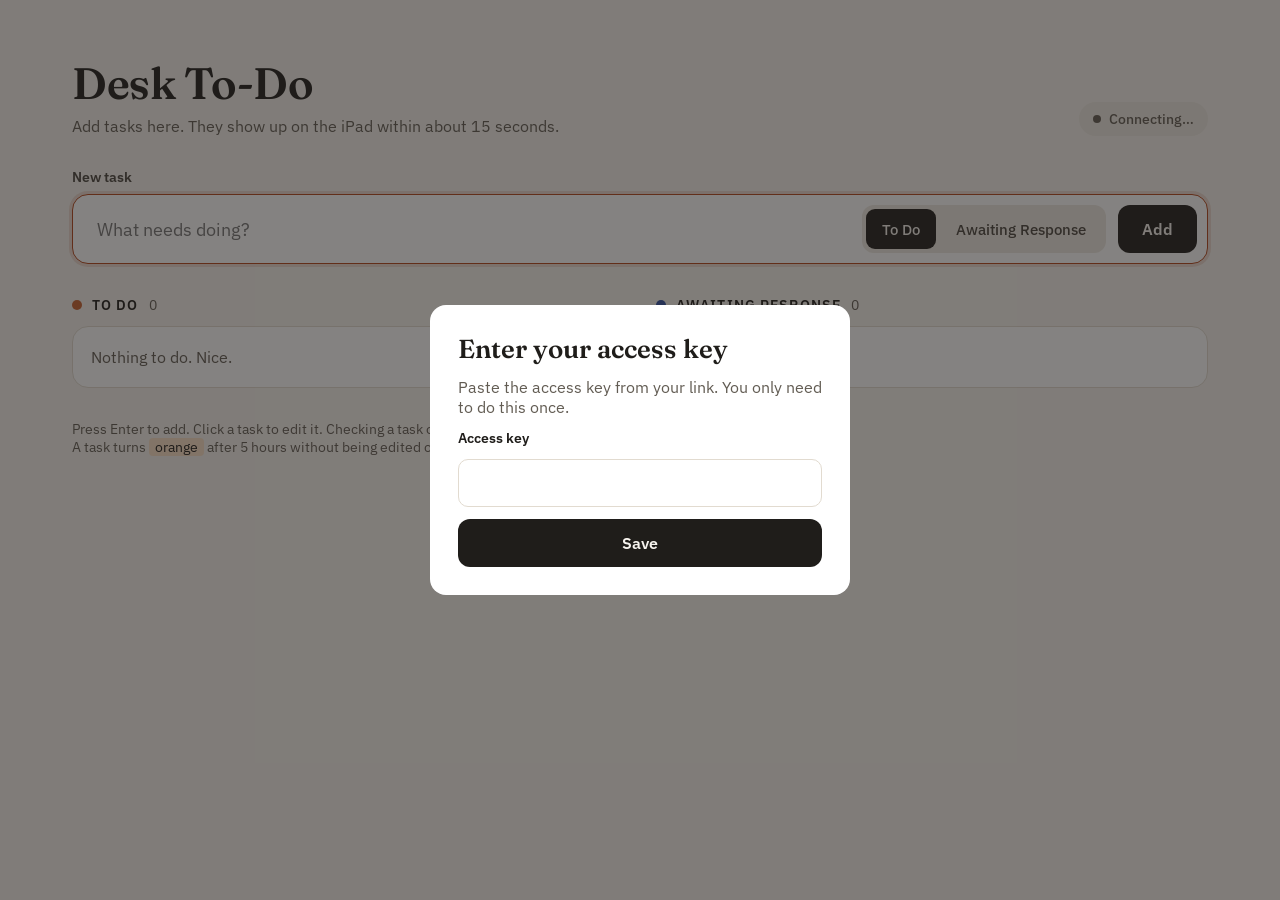
<file: index.html>
<!doctype html>
<html lang="en">
<head>
<meta charset="utf-8">
<meta name="viewport" content="width=device-width, initial-scale=1">
<title>Desk To-Do</title>
<link rel="icon" type="image/png" href="icon.png">
<link rel="stylesheet" href="celebrate.css">
<link rel="preconnect" href="https://fonts.gstatic.com" crossorigin>
<link rel="stylesheet" href="https://fonts.googleapis.com/css2?family=Fraunces:opsz,wght@9..144,500;9..144,600&amp;family=IBM+Plex+Sans:wght@400;500;600&amp;display=swap">
<style>
  :root {
    --bg: #F6F3EE; --card: #FFFFFF; --ink: #1F1D1A; --muted: #625C53; --line: #E2DBD0; --soft: #EFEAE2;
    --todo: #C8612F; --waiting: #2F4F9E; --ok-bg: #E6EFE7; --ok-ink: #2A5535; --ok-dot: #3C7A4B;
    --warn-bg: #F8E4DA; --warn-ink: #8A3412; --focus: #B4461A;
  }
  * { box-sizing: border-box; }
  [hidden] { display: none !important; }
  body { margin: 0; background: var(--bg); color: var(--ink); font-family: "IBM Plex Sans", system-ui, sans-serif; }
  button, input { font: inherit; color: inherit; }
  button { cursor: pointer; }
  button:focus-visible, input:focus-visible { outline: 3px solid var(--focus); outline-offset: 2px; }

  main { max-width: 1280px; margin: 0 auto; padding: 56px 72px; display: flex; flex-direction: column; gap: 32px; min-height: 100vh; }
  header { display: flex; align-items: flex-end; justify-content: space-between; gap: 16px; flex-wrap: wrap; }
  h1 { margin: 0 0 6px; font-family: "Fraunces", Georgia, serif; font-size: 44px; font-weight: 600; letter-spacing: -0.01em; }
  .lede { margin: 0; font-size: 16px; color: var(--muted); }
  .who { margin: 0 0 4px; font-size: 16px; font-weight: 600; }
  .who a { color: var(--focus); }
  .status { display: flex; align-items: center; gap: 8px; padding: 8px 14px; border-radius: 999px; font-size: 14px; font-weight: 500; background: var(--ok-bg); color: var(--ok-ink); }
  .status .dot { width: 8px; height: 8px; border-radius: 50%; background: var(--ok-dot); }
  .status.saving { background: var(--soft); color: var(--muted); }
  .status.saving .dot { background: var(--muted); }
  .status.error { background: var(--warn-bg); color: var(--warn-ink); }
  .status.error .dot { background: var(--warn-ink); }

  .add { display: flex; flex-direction: column; gap: 8px; }
  .add label { font-size: 14px; font-weight: 600; color: #4A453E; }
  .add-bar { display: flex; align-items: center; gap: 12px; padding: 10px; background: var(--card); border: 1px solid var(--line); border-radius: 16px; flex-wrap: wrap; }
  .add-bar:focus-within { border-color: var(--focus); box-shadow: 0 0 0 3px rgba(180, 70, 26, 0.15); }
  .add-bar input:focus-visible { outline: 0; }
  .add-bar input { flex: 1 1 240px; height: 48px; padding: 0 14px; border: 0; background: transparent; font-size: 18px; }
  .seg { display: flex; padding: 4px; gap: 4px; background: var(--soft); border-radius: 12px; }
  .seg button { height: 40px; padding: 0 16px; border: 0; border-radius: 9px; background: transparent; color: #4A453E; font-size: 15px; font-weight: 500; }
  .seg button[aria-pressed="true"] { background: var(--ink); color: var(--bg); }
  .primary { height: 48px; padding: 0 24px; border: 0; border-radius: 12px; background: var(--ink); color: var(--bg); font-size: 16px; font-weight: 600; }
  .primary:disabled { opacity: 0.4; cursor: not-allowed; }

  .columns { display: grid; grid-template-columns: repeat(2, minmax(0, 1fr)); gap: 32px; }
  .col-head { display: flex; align-items: center; gap: 10px; margin-bottom: 12px; }
  .col-head .swatch { width: 10px; height: 10px; border-radius: 50%; }
  .col-head h2 { margin: 0; font-size: 14px; font-weight: 600; letter-spacing: 0.08em; text-transform: uppercase; }
  .col-head .count { font-size: 14px; color: var(--muted); }
  .list { list-style: none; margin: 0; padding: 0; position: relative; background: var(--card); border: 1px solid var(--line); border-radius: 16px; overflow: hidden; }
  .task { display: flex; align-items: center; gap: 14px; min-height: 60px; padding: 8px 12px 8px 18px; border-bottom: 1px solid var(--soft); }
  .task:last-child { border-bottom: 0; }
  .check { flex-shrink: 0; width: 26px; height: 26px; padding: 0; border: 2px solid var(--col); border-radius: 50%; background: transparent; }
  .check:hover { background: var(--soft); }
  .text { flex: 1; min-width: 0; padding: 6px 8px; margin-left: -8px; border: 0; border-radius: 8px; background: transparent; font-size: 17px; text-align: left; overflow-wrap: anywhere; }
  .text:hover { background: var(--soft); }
  .edit { flex: 1; min-width: 0; height: 40px; padding: 0 8px; margin-left: -8px; border: 1px solid var(--line); border-radius: 8px; font-size: 17px; }
  .move { flex-shrink: 0; height: 36px; padding: 0 12px; border: 0; border-radius: 8px; background: transparent; color: var(--muted); font-size: 14px; white-space: nowrap; }
  .move:hover { background: var(--soft); color: var(--ink); }
  .age { flex-shrink: 0; font-size: 13px; font-weight: 600; font-variant-numeric: tabular-nums; }
  .age:empty { display: none; }
  .task.age-warn { background: #FCE1C6; }
  .task.age-warn .age { color: #8A3B0A; }
  .task.age-alert { background: #F3C0BA; }
  .task.age-alert .age { color: #8E1B18; }
  .task.age-warn .move, .task.age-alert .move { color: #4A453E; }
  .task.age-warn .move:hover, .task.age-alert .move:hover, .task.age-warn .text:hover, .task.age-alert .text:hover { background: rgba(255, 255, 255, 0.5); }
  .key-warn, .key-alert { padding: 0 6px; border-radius: 4px; color: var(--ink); }
  .key-warn { background: #FCE1C6; }
  .key-alert { background: #F3C0BA; }
  .task.checked .check { background: var(--col); }
  .task.checked .text { text-decoration: line-through; color: var(--muted); }
  .task.pending button { pointer-events: none; opacity: 0.5; }
  .empty { padding: 20px 18px; font-size: 16px; color: var(--muted); }
  .foot { margin: 0; font-size: 14px; color: var(--muted); }

  .gate { position: fixed; inset: 0; display: flex; align-items: center; justify-content: center; padding: 24px; background: rgba(31, 29, 26, 0.55); }
  .gate form { width: 100%; max-width: 420px; padding: 28px; background: var(--card); border-radius: 16px; display: flex; flex-direction: column; gap: 12px; }
  .gate h2 { margin: 0; font-family: "Fraunces", Georgia, serif; font-size: 26px; font-weight: 600; }
  .gate p { margin: 0; color: var(--muted); }
  .gate label { font-size: 14px; font-weight: 600; }
  .gate input { height: 48px; padding: 0 14px; border: 1px solid var(--line); border-radius: 10px; font-size: 17px; }

  @media (max-width: 800px) {
    main { padding: 32px 20px; }
    .columns { grid-template-columns: minmax(0, 1fr); }
  }
</style>
</head>
<body>
<main>
  <header>
    <div>
      <h1>Desk To-Do</h1>
      <p class="who" id="who" hidden></p>
      <p class="lede">Add tasks here. They show up on the iPad within about 15 seconds.</p>
    </div>
    <div id="status" class="status saving" role="status"><span class="dot"></span><span id="status-text">Connecting…</span></div>
  </header>

  <div class="add">
    <label for="new-task">New task</label>
    <div class="add-bar">
      <input id="new-task" type="text" placeholder="What needs doing?" maxlength="140" autocomplete="off">
      <div class="seg" role="group" aria-label="Add to column">
        <button type="button" data-col="todo" aria-pressed="true">To Do</button>
        <button type="button" data-col="waiting" aria-pressed="false">Awaiting Response</button>
      </div>
      <button id="add" type="button" class="primary">Add</button>
    </div>
  </div>

  <div class="columns">
    <section style="--col: var(--todo)">
      <div class="col-head"><span class="swatch" style="background: var(--todo)"></span><h2>To Do</h2><span class="count" id="count-todo">0</span></div>
      <ul class="list" id="list-todo"></ul>
    </section>
    <section style="--col: var(--waiting)">
      <div class="col-head"><span class="swatch" style="background: var(--waiting)"></span><h2>Awaiting Response</h2><span class="count" id="count-waiting">0</span></div>
      <ul class="list" id="list-waiting"></ul>
    </section>
  </div>

  <p class="foot">Press Enter to add. Click a task to edit it. Checking a task off removes it from both screens. <span id="slots">0</span> of <span id="max">15</span> slots used.<br>A task turns <span class="key-warn">orange</span> after 5 hours without being edited or moved, and <span class="key-alert">red</span> after 26.</p>
</main>

<div id="key-gate" class="gate" hidden>
  <form id="key-form">
    <h2>Enter your access key</h2>
    <p id="key-message"></p>
    <label for="key-input">Access key</label>
    <input id="key-input" type="password" autocomplete="off" autocapitalize="off" spellcheck="false">
    <button type="submit" class="primary">Save</button>
  </form>
</div>

<script src="common.js"></script>
<script src="celebrate.js"></script>
<script src="computer.js"></script>
</body>
</html>
</file>
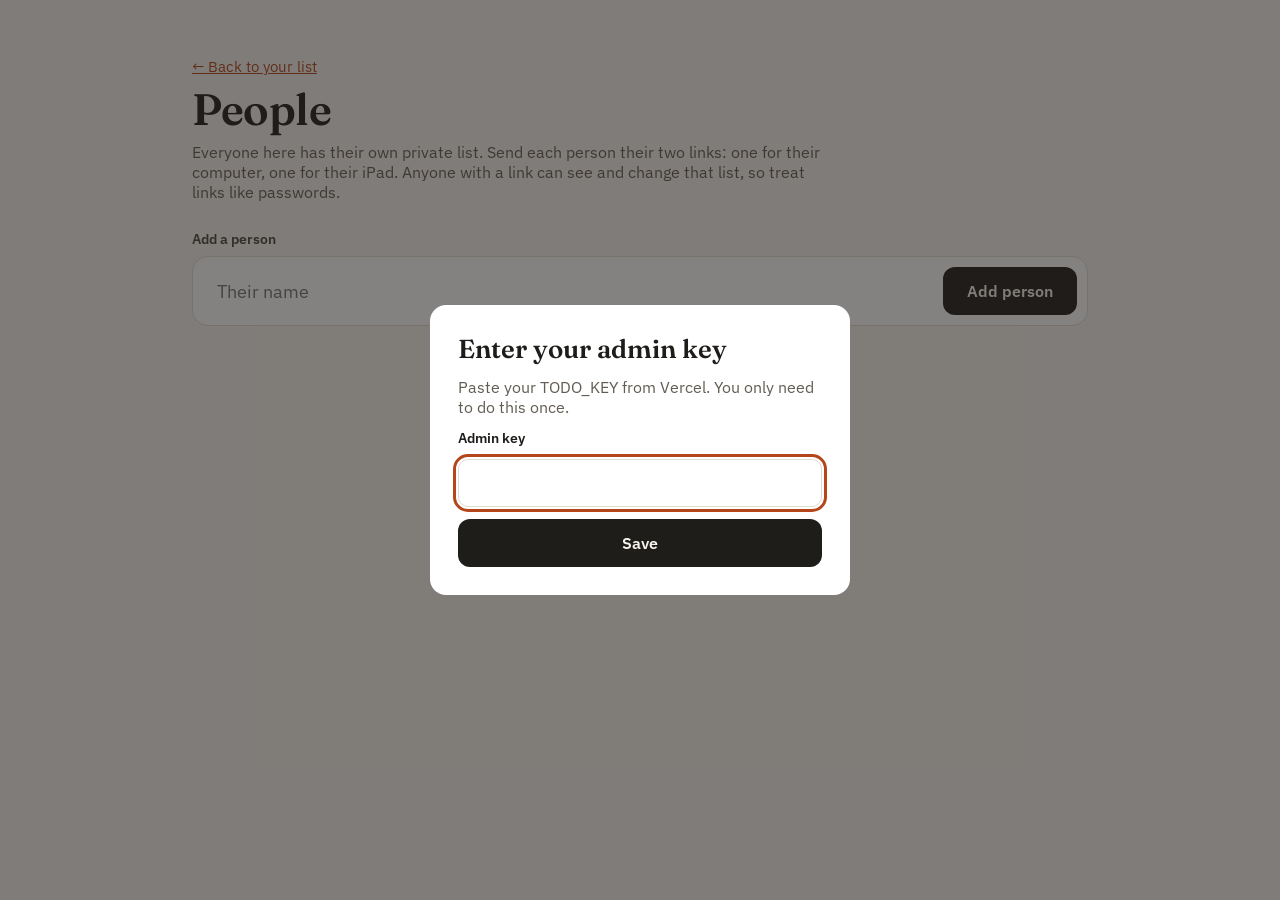
<file: admin.html>
<!doctype html>
<html lang="en">
<head>
<meta charset="utf-8">
<meta name="viewport" content="width=device-width, initial-scale=1">
<title>Desk To-Do · People</title>
<link rel="icon" type="image/png" href="icon.png">
<link rel="preconnect" href="https://fonts.gstatic.com" crossorigin>
<link rel="stylesheet" href="https://fonts.googleapis.com/css2?family=Fraunces:opsz,wght@9..144,500;9..144,600&amp;family=IBM+Plex+Sans:wght@400;500;600&amp;display=swap">
<style>
  :root {
    --bg: #F6F3EE; --card: #FFFFFF; --ink: #1F1D1A; --muted: #625C53; --line: #E2DBD0; --soft: #EFEAE2;
    --focus: #B4461A; --ok-bg: #E6EFE7; --ok-ink: #2A5535; --warn-bg: #F8E4DA; --warn-ink: #8A3412;
  }
  * { box-sizing: border-box; }
  [hidden] { display: none !important; }
  body { margin: 0; background: var(--bg); color: var(--ink); font-family: "IBM Plex Sans", system-ui, sans-serif; }
  button, input { font: inherit; color: inherit; }
  button { cursor: pointer; }
  button:focus-visible, input:focus-visible, a:focus-visible { outline: 3px solid var(--focus); outline-offset: 2px; }
  a { color: var(--focus); }

  main { max-width: 960px; margin: 0 auto; padding: 56px 32px; display: flex; flex-direction: column; gap: 28px; }
  .back { font-size: 15px; }
  h1 { margin: 6px 0 6px; font-family: "Fraunces", Georgia, serif; font-size: 44px; font-weight: 600; letter-spacing: -0.01em; }
  .lede { margin: 0; color: var(--muted); font-size: 16px; max-width: 640px; }

  .add { display: flex; flex-direction: column; gap: 8px; }
  .add label { font-size: 14px; font-weight: 600; color: #4A453E; }
  .add-bar { display: flex; gap: 12px; padding: 10px; background: var(--card); border: 1px solid var(--line); border-radius: 16px; }
  .add-bar:focus-within { border-color: var(--focus); box-shadow: 0 0 0 3px rgba(180, 70, 26, 0.15); }
  .add-bar input { flex: 1; min-width: 0; height: 48px; padding: 0 14px; border: 0; background: transparent; font-size: 18px; }
  .add-bar input:focus-visible { outline: 0; }
  .primary { height: 48px; padding: 0 24px; border: 0; border-radius: 12px; background: var(--ink); color: var(--bg); font-size: 16px; font-weight: 600; white-space: nowrap; }

  .message { margin: 0; padding: 12px 16px; border-radius: 12px; font-size: 15px; }
  .message.ok { background: var(--ok-bg); color: var(--ok-ink); }
  .message.error { background: var(--warn-bg); color: var(--warn-ink); }

  .people { display: flex; flex-direction: column; gap: 16px; }
  .person { padding: 20px 22px; background: var(--card); border: 1px solid var(--line); border-radius: 16px; display: flex; flex-direction: column; gap: 14px; }
  .person.new { border-color: var(--focus); box-shadow: 0 0 0 3px rgba(180, 70, 26, 0.15); }
  .person-head { display: flex; align-items: baseline; gap: 12px; flex-wrap: wrap; }
  .person-head h2 { margin: 0; font-size: 22px; font-weight: 600; }
  .meta { color: var(--muted); font-size: 14px; }
  .send-note { margin: 0; font-size: 15px; color: var(--focus); font-weight: 500; }
  .link-row { display: grid; grid-template-columns: 140px minmax(0, 1fr) auto; align-items: center; gap: 10px; }
  .link-row span { font-size: 14px; font-weight: 600; color: #4A453E; }
  .link-row input { height: 40px; padding: 0 12px; border: 1px solid var(--line); border-radius: 10px; background: var(--soft); font-size: 14px; font-family: ui-monospace, Menlo, monospace; color: #4A453E; }
  .ghost { height: 40px; padding: 0 14px; border: 1px solid var(--line); border-radius: 10px; background: var(--card); font-size: 14px; font-weight: 500; }
  .ghost:hover { background: var(--soft); }
  .actions { display: flex; gap: 8px; flex-wrap: wrap; }
  .danger { color: var(--warn-ink); }
  .empty { padding: 24px; border: 1px dashed var(--line); border-radius: 16px; color: var(--muted); }

  .gate { position: fixed; inset: 0; display: flex; align-items: center; justify-content: center; padding: 24px; background: rgba(31, 29, 26, 0.55); }
  .gate form { width: 100%; max-width: 420px; padding: 28px; background: var(--card); border-radius: 16px; display: flex; flex-direction: column; gap: 12px; }
  .gate h2 { margin: 0; font-family: "Fraunces", Georgia, serif; font-size: 26px; font-weight: 600; }
  .gate p { margin: 0; color: var(--muted); }
  .gate label { font-size: 14px; font-weight: 600; }
  .gate input { height: 48px; padding: 0 14px; border: 1px solid var(--line); border-radius: 10px; font-size: 17px; }

  @media (max-width: 700px) {
    main { padding: 32px 20px; }
    .link-row { grid-template-columns: minmax(0, 1fr) auto; }
    .link-row span { grid-column: 1 / -1; }
    .add-bar { flex-wrap: wrap; }
  }
</style>
</head>
<body>
<main>
  <div>
    <a class="back" id="back" href="./">← Back to your list</a>
    <h1>People</h1>
    <p class="lede">Everyone here has their own private list. Send each person their two links: one for their computer, one for their iPad. Anyone with a link can see and change that list, so treat links like passwords.</p>
  </div>

  <form class="add" id="add-form">
    <label for="new-name">Add a person</label>
    <div class="add-bar">
      <input id="new-name" type="text" placeholder="Their name" maxlength="40" autocomplete="off">
      <button type="submit" class="primary">Add person</button>
    </div>
  </form>

  <p class="message" id="message" role="status" hidden></p>
  <div class="people" id="people"></div>
</main>

<div id="key-gate" class="gate" hidden>
  <form id="key-form">
    <h2>Enter your admin key</h2>
    <p id="key-message"></p>
    <label for="key-input">Admin key</label>
    <input id="key-input" type="password" autocomplete="off" autocapitalize="off" spellcheck="false">
    <button type="submit" class="primary">Save</button>
  </form>
</div>

<script src="common.js"></script>
<script src="admin.js"></script>
</body>
</html>
</file>
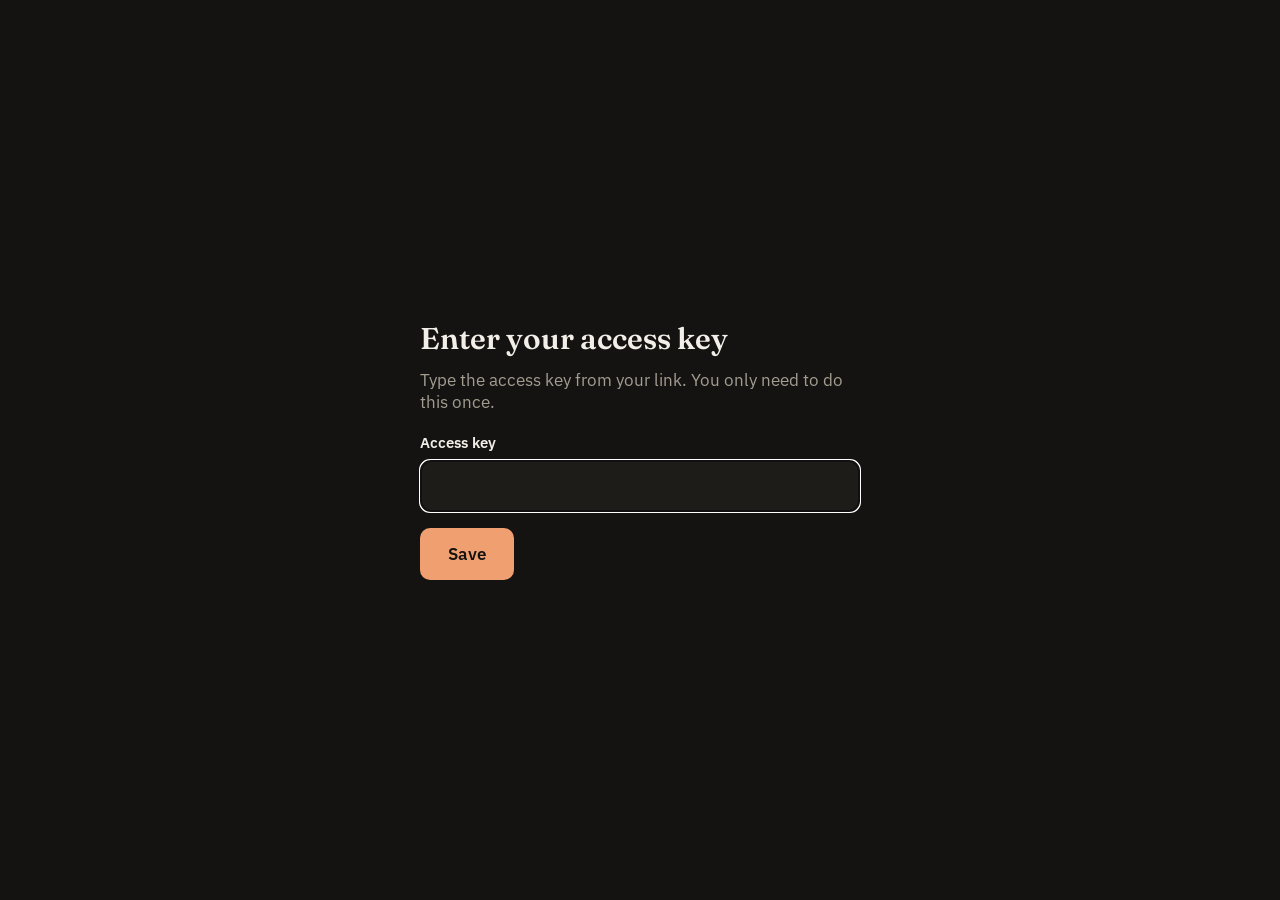
<file: board.html>
<!doctype html>
<html lang="en">
<head>
<meta charset="utf-8">
<meta name="viewport" content="width=device-width, initial-scale=1, viewport-fit=cover">
<meta name="apple-mobile-web-app-capable" content="yes">
<meta name="apple-mobile-web-app-status-bar-style" content="black-translucent">
<meta name="apple-mobile-web-app-title" content="To-Do">
<meta name="theme-color" content="#141311">
<title>Desk To-Do</title>
<link rel="apple-touch-icon" href="icon.png">
<link rel="icon" type="image/png" href="icon.png">
<link rel="stylesheet" href="celebrate.css">
<link rel="stylesheet" href="https://fonts.googleapis.com/css2?family=Fraunces:opsz,wght@9..144,500;9..144,600&amp;family=IBM+Plex+Sans:wght@400;500;600&amp;display=swap">
<style>
  /* Runs on iOS 12 Safari: no flex `gap`, so spacing is done with margins. */
  :root { --bg: #141311; --ink: #F3EFE8; --muted: #A39C90; --faint: #8C857A; --line: #2A2824; --todo: #F0A070; --waiting: #8FB0F5; --ok: #6FBF84; --bad: #E0735A; }
  * { box-sizing: border-box; }
  [hidden] { display: none !important; }
  html, body { height: 100%; }
  body {
    margin: 0; background: var(--bg); color: var(--ink);
    font-family: "IBM Plex Sans", -apple-system, sans-serif;
    -webkit-text-size-adjust: 100%; -webkit-user-select: none; user-select: none;
    -webkit-touch-callout: none; -webkit-tap-highlight-color: transparent;
  }
  .board {
    height: 100%; display: flex; flex-direction: column;
    padding: 40px 48px; padding-left: calc(48px + env(safe-area-inset-left)); padding-right: calc(48px + env(safe-area-inset-right));
  }
  header { display: flex; align-items: flex-end; justify-content: space-between; margin-bottom: 32px; }
  .date { font-family: "Fraunces", Georgia, serif; font-size: 34px; font-weight: 500; letter-spacing: -0.01em; }
  .right { text-align: right; }
  .time { font-size: 34px; font-weight: 500; font-variant-numeric: tabular-nums; }
  .fresh { margin-top: 4px; font-size: 13px; color: var(--muted); }
  .fresh .dot { display: inline-block; width: 7px; height: 7px; margin-right: 6px; border-radius: 50%; background: var(--ok); vertical-align: 1px; }
  .stale .fresh { color: var(--bad); }
  .stale .fresh .dot { background: var(--bad); }
  .stale .date, .stale .time { color: var(--muted); }

  .columns { flex: 1; display: flex; min-height: 0; }
  .column { flex: 1; min-width: 0; display: flex; flex-direction: column; overflow-x: hidden; overflow-y: auto; -webkit-overflow-scrolling: touch; }
  .column + .column { margin-left: 48px; }
  h2 { margin: 0 0 8px; padding-bottom: 12px; border-bottom: 2px solid var(--col); font-size: 15px; font-weight: 600; letter-spacing: 0.12em; text-transform: uppercase; color: var(--col); }

  .task {
    display: block; width: 100%; padding: 18px 4px; margin: 0; border: 0; border-bottom: 1px solid var(--line); border-radius: 0;
    background: transparent; color: var(--ink); font: inherit; text-align: left; cursor: pointer; -webkit-appearance: none; appearance: none;
  }
  .task .inner { display: flex; align-items: center; }
  .circle {
    flex-shrink: 0; width: 40px; height: 40px; margin-right: 20px; border-radius: 50%; border: 3px solid var(--col);
    display: flex; align-items: center; justify-content: center;
  }
  .circle svg { display: none; }
  .label { flex: 1; min-width: 0; font-size: 26px; line-height: 1.25; word-wrap: break-word; }
  .undo { display: none; flex-shrink: 0; margin-left: 16px; font-size: 15px; color: var(--muted); }
  .task.done { opacity: 0.55; }
  .task.done .circle { background: var(--col); }
  .task.done .circle svg { display: block; }
  .task.done .label { text-decoration: line-through; color: var(--muted); }
  .task.done .undo { display: block; }

  /* More than six in a column: tighten so ten still fit without scrolling. */
  .compact .task { padding: 11px 4px; }
  .compact .circle { width: 32px; height: 32px; margin-right: 16px; }
  .compact .label { font-size: 21px; }

  /* More than ten: tighter still, and a slimmer header. */
  .packed { padding-top: 24px; }
  .packed header { margin-bottom: 16px; }
  .packed .date, .packed .time { font-size: 28px; }
  .dense .task { padding: 5px 4px; }
  .dense .circle { width: 26px; height: 26px; margin-right: 12px; border-width: 2px; }
  .dense .circle svg { width: 15px; height: 15px; }
  .dense .label { font-size: 18px; line-height: 1.2; }

  /* Age since last actioned: orange after 5 hours, red after 26. */
  .age { flex-shrink: 0; margin-left: 16px; font-size: 15px; font-weight: 600; font-variant-numeric: tabular-nums; color: #FFF3E8; }
  .task.age-warn, .task.age-alert { --col: #FFF3E8; padding-left: 12px; padding-right: 12px; border-bottom-color: var(--bg); border-radius: 10px; }
  .task.age-warn { background: #B8641A; }
  .task.age-alert { background: #8E1B18; }
  .task.done .age { display: none; }
  .dense .age { font-size: 13px; }

  .awake { margin-top: 4px; font-size: 13px; color: var(--todo); }

  .empty { padding: 24px 4px; font-size: 22px; color: var(--faint); }

  @media (max-width: 820px) {
    .board { padding: 28px 24px; }
    .date, .time { font-size: 26px; }
    .column + .column { margin-left: 24px; }
    .label { font-size: 21px; }
    .circle { width: 34px; height: 34px; margin-right: 14px; }
  }

  .gate { position: fixed; top: 0; right: 0; bottom: 0; left: 0; display: flex; align-items: center; justify-content: center; padding: 24px; background: var(--bg); -webkit-user-select: text; user-select: text; }
  .gate form { width: 100%; max-width: 440px; }
  .gate h2 { border: 0; padding: 0; margin: 0 0 12px; font-family: "Fraunces", Georgia, serif; font-size: 30px; letter-spacing: 0; text-transform: none; color: var(--ink); }
  .gate p { margin: 0 0 20px; color: var(--muted); font-size: 17px; }
  .gate label { display: block; margin-bottom: 8px; font-size: 15px; font-weight: 600; }
  .gate input { display: block; width: 100%; height: 52px; margin-bottom: 16px; padding: 0 14px; border: 1px solid #3A3731; border-radius: 10px; background: #1E1C19; color: var(--ink); font: inherit; font-size: 18px; -webkit-appearance: none; }
  .gate button { height: 52px; padding: 0 28px; border: 0; border-radius: 10px; background: var(--todo); color: var(--bg); font: inherit; font-size: 17px; font-weight: 600; -webkit-appearance: none; }
</style>
</head>
<body>
<div class="board" id="board">
  <header>
    <div class="date" id="date"></div>
    <div class="right">
      <div class="time" id="time"></div>
      <div class="fresh"><span class="dot"></span><span id="fresh">Connecting…</span></div>
      <div class="awake" id="awake-hint" hidden>Tap anywhere to keep the screen on</div>
    </div>
  </header>
  <div class="columns">
    <section class="column" id="col-todo" style="--col: var(--todo)">
      <h2>To Do · <span id="count-todo">0</span></h2>
      <div id="list-todo"></div>
    </section>
    <section class="column" id="col-waiting" style="--col: var(--waiting)">
      <h2>Awaiting Response · <span id="count-waiting">0</span></h2>
      <div id="list-waiting"></div>
    </section>
  </div>
</div>

<div id="key-gate" class="gate" hidden>
  <form id="key-form">
    <h2>Enter your access key</h2>
    <p id="key-message"></p>
    <label for="key-input">Access key</label>
    <input id="key-input" type="password" autocomplete="off" autocapitalize="off" autocorrect="off" spellcheck="false">
    <button type="submit">Save</button>
  </form>
</div>

<script src="common.js"></script>
<script src="celebrate.js"></script>
<script src="keepawake.js"></script>
<script src="board.js"></script>
</body>
</html>
</file>
<file: celebrate.css>
/* Check-off celebrations (celebrate.js). Transforms and opacity only, so an
   iPad mini 2 keeps up. Keyframes carry fixed values only: no var() inside. */

.fx-layer { position: fixed; left: 0; top: 0; width: 0; height: 0; pointer-events: none; z-index: 50; }
.fx-abs { position: absolute; left: 0; top: 0; }
.fx-confetti { position: absolute; left: -5px; top: -7px; border-radius: 2px; }

.fx-ring {
  position: absolute; width: 60px; height: 60px; margin: -30px 0 0 -30px; border-radius: 50%;
  border: 3px solid #F2D16B; animation: fx-ring 600ms ease-out forwards;
}
@keyframes fx-ring {
  from { transform: scale(0.4); opacity: 1; }
  to { transform: scale(3.2); opacity: 0; }
}
.fx-star { position: absolute; }

.fx-rocket { position: absolute; width: 44px; height: 44px; margin: -22px 0 0 -22px; }
.fx-puff {
  position: absolute; width: 16px; height: 16px; margin: -8px 0 0 -8px; border-radius: 50%;
  background: #B9B2A6; opacity: 0.75; transition: transform 800ms ease-out, opacity 800ms ease-out;
}

.fx-balloon {
  position: absolute; left: -23px; top: -30px; width: 46px; height: 96px;
  transform-origin: 50% 100%; animation: fx-sway 1.1s ease-in-out infinite alternate;
}
@keyframes fx-sway {
  from { transform: rotate(-9deg); }
  to { transform: rotate(9deg); }
}

.fx-stamp {
  position: absolute; padding: 2px 16px; border: 4px solid #E0735A; border-radius: 10px;
  color: #E0735A; font-family: "IBM Plex Sans", -apple-system, sans-serif; font-size: 34px; font-weight: 600;
  letter-spacing: 0.08em; line-height: 1.2; white-space: nowrap; background: rgba(224, 115, 90, 0.08);
  animation: fx-stamp 380ms cubic-bezier(.2, 1.3, .4, 1) forwards;
}
@keyframes fx-stamp {
  0% { transform: translate(-50%, -50%) rotate(-24deg) scale(3); opacity: 0; }
  55% { transform: translate(-50%, -50%) rotate(-11deg) scale(0.92); opacity: 1; }
  100% { transform: translate(-50%, -50%) rotate(-12deg) scale(1); opacity: 1; }
}
.fx-stamp.fx-leave { animation: fx-stamp-leave 450ms ease-in forwards; }
@keyframes fx-stamp-leave {
  from { transform: translate(-50%, -50%) rotate(-12deg) scale(1); opacity: 1; }
  to { transform: translate(-50%, 40%) rotate(4deg) scale(0.9); opacity: 0; }
}

/* The tapped circle pops. */
.fx-pop { animation: fx-pop 420ms cubic-bezier(.3, 1.6, .5, 1); }
@keyframes fx-pop {
  0% { transform: scale(1); }
  35% { transform: scale(1.45); }
  100% { transform: scale(1); }
}

.fx-shake { animation: fx-shake 320ms ease-out 200ms; }
@keyframes fx-shake {
  0%, 100% { transform: translate(0, 0); }
  20% { transform: translate(-6px, 2px); }
  40% { transform: translate(5px, -2px); }
  60% { transform: translate(-3px, 1px); }
  80% { transform: translate(2px, 0); }
}

/* Exits: how the row leaves once the undo window is over. */
.fx-exit-slide { animation: fx-exit-slide 450ms cubic-bezier(.5, 0, .9, .5) forwards; }
@keyframes fx-exit-slide { to { transform: translateX(110%); opacity: 0; } }

.fx-exit-shrink { animation: fx-exit-shrink 420ms cubic-bezier(.6, -0.4, .8, .4) forwards; }
@keyframes fx-exit-shrink { to { transform: scale(0.3); opacity: 0; } }

.fx-exit-whoosh { animation: fx-exit-whoosh 420ms forwards; }
@keyframes fx-exit-whoosh {
  0% { transform: translateX(0) skewX(0); animation-timing-function: ease-out; }
  30% { transform: translateX(-4%) skewX(8deg); animation-timing-function: cubic-bezier(.6, 0, 1, .6); }
  100% { transform: translateX(130%) skewX(-24deg); opacity: 0; }
}

.fx-exit-float { animation: fx-exit-float 480ms ease-in forwards; }
@keyframes fx-exit-float { to { transform: translateY(-70px); opacity: 0; } }

.fx-exit-drop { transform-origin: 0 50%; animation: fx-exit-drop 460ms cubic-bezier(.5, 0, .9, .5) forwards; }
@keyframes fx-exit-drop {
  30% { transform: rotate(-3deg); }
  100% { transform: translateY(90px) rotate(10deg); opacity: 0; }
}

.fx-exit-fade { animation: fx-exit-fade 200ms linear forwards; }
@keyframes fx-exit-fade { to { opacity: 0; } }

@media (prefers-reduced-motion: reduce) {
  .fx-pop, .fx-shake { animation: none; }
}
</file>
